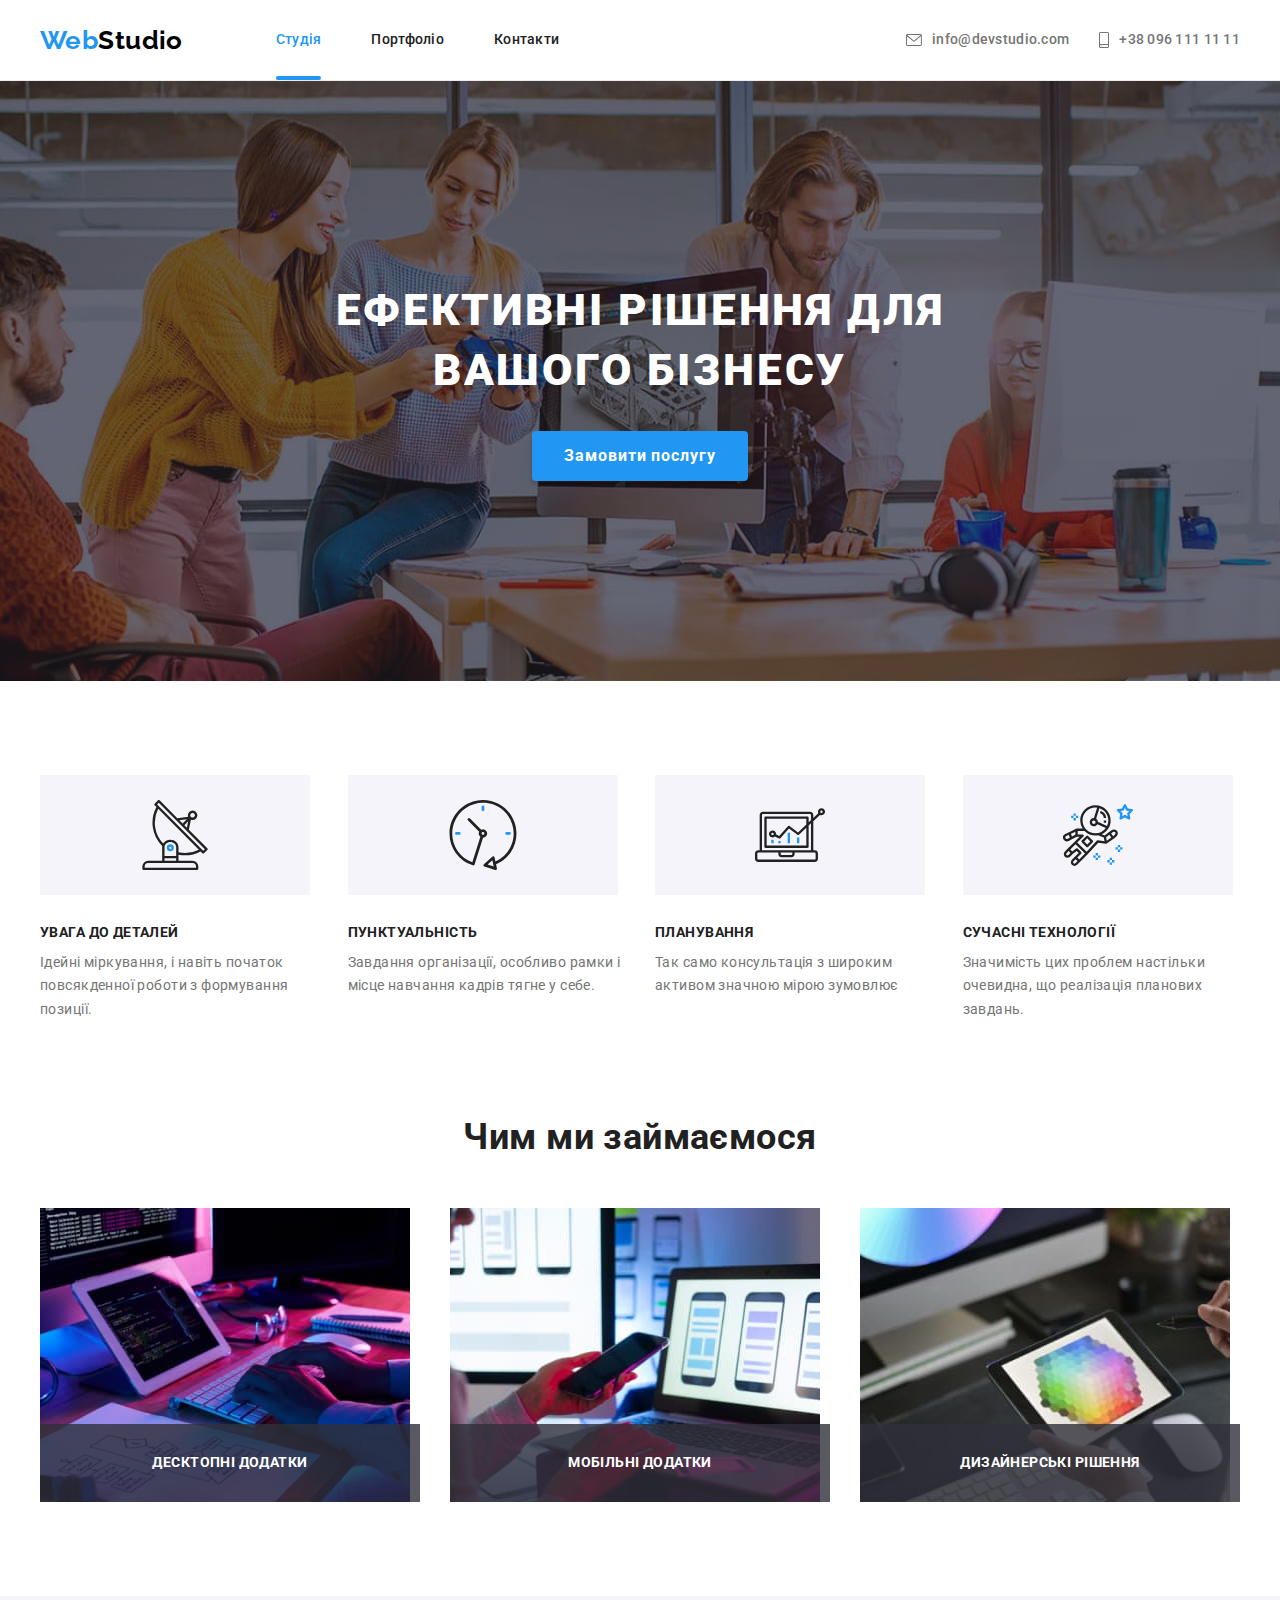
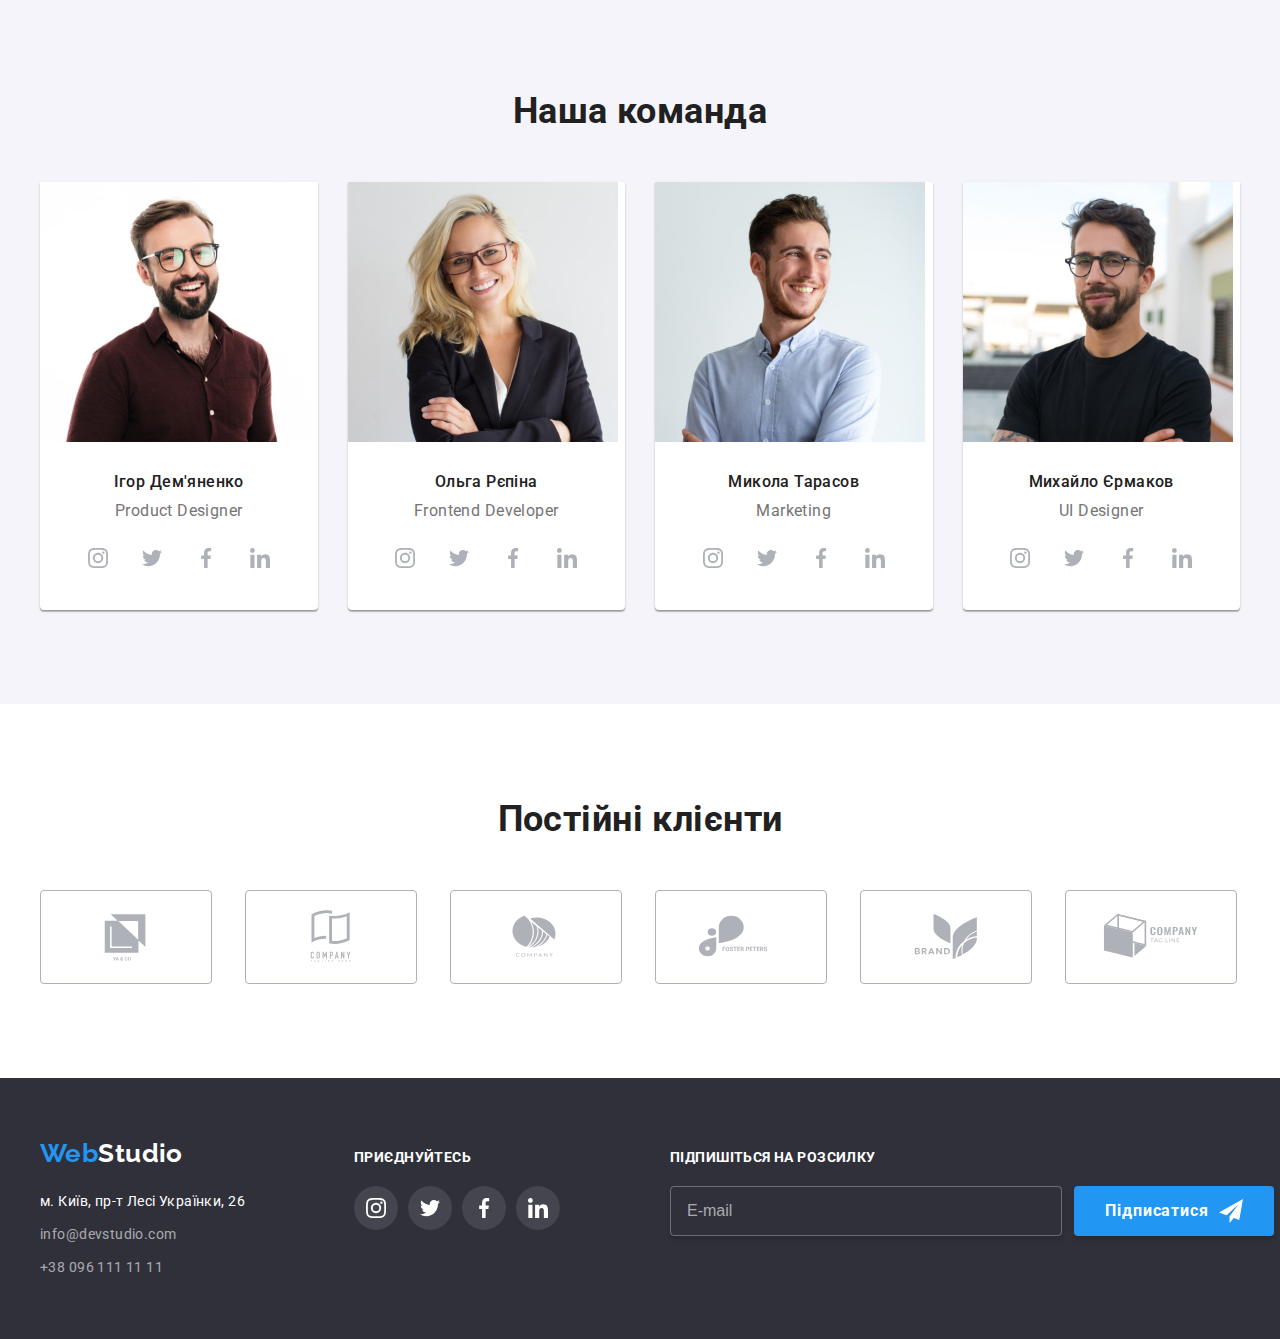
<file: index.html>
<!DOCTYPE html>
<html lang="uk">

<head>
	<meta charset="UTF-8" />
	<meta http-equiv="X-UA-Compatible" content="IE=edge" />
	<meta name="viewport" content="width=device-width, initial-scale=1.0" />
	<title>WebStudio</title>
	<link rel="preconnect" href="https://fonts.googleapis.com" />
	<link rel="preconnect" href="https://fonts.gstatic.com" crossorigin />
	<link href="https://fonts.googleapis.com/css2?family=Raleway:wght@700&family=Roboto:wght@400;500;700;900&display=swap"
		rel="stylesheet" />
	<link rel="stylesheet" href="https://cdnjs.cloudflare.com/ajax/libs/modern-normalize/1.1.0/modern-normalize.min.css"
		integrity="sha512-wpPYUAdjBVSE4KJnH1VR1HeZfpl1ub8YT/NKx4PuQ5NmX2tKuGu6U/JRp5y+Y8XG2tV+wKQpNHVUX03MfMFn9Q=="
		crossorigin="anonymous" referrerpolicy="no-referrer" />
	<link rel="stylesheet" href="./css/styles.css" />
</head>

<body>
	<!-- Header -->
	<header class="page-header">
		<div class="container main-nav">
			<!-- Logo -->
			<a class="logo" href="index.html">Web<span class="logo text">Studio</span></a>
			<!-- Navigation -->
			<nav>
				<ul class="site-nav list">
					<li class="item">
						<a class="link current" href="index.html">Студія</a>
					</li>
					<li class="item">
						<a class="link" href="portfolio.html">Портфоліо</a>
					</li>
					<li class="item"><a class="link" href="#contacts">Контакти</a></li>
				</ul>
			</nav>
			<ul class="contact-list list">
				<li class="item">
					<a class="contact-link link" href="mailto:info@devstudio.com">
						<svg class="mail-icon" width="16" height="12">
							<use href="./images/icons.svg#icon-envelope"></use>
						</svg>
						info@devstudio.com</a>
				</li>
				<li class="item">
					<a class="contact-link link" href="tel:+380961111111">
						<svg class="tel-icon" width="10" height="16">
							<use href="./images/icons.svg#icon-smartphone"></use>
						</svg>+38 096 111 11 11</a>
				</li>
			</ul>
		</div>
	</header>
	<main>
		<!-- Hero -->
		<section class="hero-overlay">
			<div class="container">
				<h1 class="hero-title">
					Ефективні рішення для
					<br />
					вашого бізнесу
				</h1>
				<button type="button" class="order-button" data-modal-open>Замовити послугу</button>
			</div>
		</section>
		<!-- Features -->
		<section class="section no-padding">
			<div class="container">
				<h2 class="visually-hidden">Особливості</h2>
				<ul class="feature-list list">
					<li class="item">
						<div class="feature-thumb">
							<svg width="70" height="70">
								<use href="./images/icons.svg#icon-antenna"></use>
							</svg>
						</div>
						<h3 class="features-title">Увага до деталей</h3>
						<p>Ідейні міркування, і навіть початок повсякденної роботи з формування позиції.</p>
					</li>
					<li class="item">
						<div class="feature-thumb">
							<svg width="70" height="70">
								<use href="./images/icons.svg#icon-clock"></use>
							</svg>
						</div>
						<h3 class="features-title">Пунктуальність</h3>
						<p>Завдання організації, особливо рамки і місце навчання кадрів тягне у себе.</p>
					</li>
					<li class="item">
						<div class="feature-thumb">
							<svg width="70" height="70">
								<use href="./images/icons.svg#icon-diagram"></use>
							</svg>
						</div>
						<h3 class="features-title">Планування</h3>
						<p>Так само консультація з широким активом значною мірою зумовлює</p>
					</li>
					<li class="item">
						<div class="feature-thumb">
							<svg width="70" height="70">
								<use href="./images/icons.svg#icon-astronaut"></use>
							</svg>
						</div>
						<h3 class="features-title">Сучасні технології</h3>
						<p>Значимість цих проблем настільки очевидна, що реалізація планових завдань.</p>
					</li>
				</ul>
			</div>
		</section>
		<!-- Чим ми займаємося -->
		<section class="section">
			<div class="container">
				<h2 class="section-title">Чим ми займаємося</h2>
				<ul class="work-list list">
					<li class="item">
						<img src="./images/creation.jpg" alt="Створюємо сайт" width="370" height="294" />
						<p class="work-text">Десктопні додатки</p>
					</li>
					<li class="item">
						<img src="./images/adaptation.jpg" alt="Адаптація під мобільні пристрої" width="370" height="294" />
						<p class="work-text">Мобільні додатки</p>
					</li>
					<li class="item">
						<img src="./images/design.jpg" alt="Розробляємо унікальний дизайн" width="370" height="294" />
						<p class="work-text">Дизайнерські рішення</p>
					</li>
				</ul>
			</div>
		</section>
		<!-- Team -->
		<section class="team section">
			<div class="container">
				<h2 class="section-title">Наша команда</h2>
				<ul class="team-list list">
					<li class="team-card">
						<img src="./images/designer.jpg" alt="Дизайнер" width="270" height="260" />
						<div class="text">
							<h3 class="teammate">Ігор Дем'яненко</h3>
							<p lang="en">Product Designer</p>
							<ul class="team-social list">
								<li class="item">
									<a class="team-link" href="https://www.instagram.com/" target="_blank"
										rel="noopener noreferrer nofollow" aria-label="Instagram">
										<svg class="team-icon" width="20" height="20">
											<use href="./images/icons.svg#icon-instagram"></use>
										</svg>
									</a>
								</li>
								<li class="item">
									<a class="team-link" href="https://twitter.com/" target="_blank" rel="noopener noreferrer nofollow"
										aria-label="Twitter">
										<svg class="team-icon" width="20" height="20">
											<use href="./images/icons.svg#icon-twitter"></use>
										</svg>
									</a>
								</li>
								<li class="item">
									<a class="team-link" href="https://www.facebook.com/" target="_blank"
										rel="noopener noreferrer nofollow" aria-label="Facebook">
										<svg class="team-icon" width="20" height="20">
											<use href="./images/icons.svg#icon-facebook"></use>
										</svg>
									</a>
								</li>
								<li class="item">
									<a class="team-link" href="https://www.linkedin.com/" target="_blank"
										rel="noopener noreferrer nofollow" aria-label="Linkedin">
										<svg class="team-icon" width="20" height="20">
											<use href="./images/icons.svg#icon-linkedin"></use>
										</svg>
									</a>
								</li>
							</ul>
						</div>
					</li>
					<li class="team-card">
						<img src="./images/developer.jpg" alt="Розробник" width="270" height="260" />
						<div class="text">
							<h3 class="teammate">Ольга Рєпіна</h3>
							<p lang="en">Frontend Developer</p>
							<ul class="team-social list">
								<li class="item">
									<a class="team-link link" href="https://www.instagram.com/" target="_blank"
										rel="noopener noreferrer nofollow" aria-label="Instagram">
										<svg class="team-icon" width="20" height="20">
											<use href="./images/icons.svg#icon-instagram"></use>
										</svg>
									</a>
								</li>
								<li class="item">
									<a class="team-link" href="https://twitter.com/" target="_blank" rel="noopener noreferrer nofollow"
										aria-label="Twitter">
										<svg class="team-icon" width="20" height="20">
											<use href="./images/icons.svg#icon-twitter"></use>
										</svg>
									</a>
								</li>
								<li class="item">
									<a class="team-link" href="https://www.facebook.com/" target="_blank"
										rel="noopener noreferrer nofollow" aria-label="Facebook">
										<svg class="team-icon" width="20" height="20">
											<use href="./images/icons.svg#icon-facebook"></use>
										</svg>
									</a>
								</li>
								<li class="item">
									<a class="team-link" href="https://www.linkedin.com/" target="_blank"
										rel="noopener noreferrer nofollow" aria-label="Linkedin">
										<svg class="team-icon" width="20" height="20">
											<use href="./images/icons.svg#icon-linkedin"></use>
										</svg>
									</a>
								</li>
							</ul>
						</div>
					</li>
					<li class="team-card">
						<img src="./images/marketer.jpg" alt="Маркетолог" width="270" height="260" />
						<div class="text">
							<h3 class="teammate">Микола Тарасов</h3>
							<p lang="en">Marketing</p>
							<ul class="team-social list">
								<li class="item">
									<a class="team-link" href="https://www.instagram.com/" target="_blank"
										rel="noopener noreferrer nofollow" aria-label="Instagram">
										<svg class="team-icon" width="20" height="20">
											<use href="./images/icons.svg#icon-instagram"></use>
										</svg>
									</a>
								</li>
								<li class="item">
									<a class="team-link" href="https://twitter.com/" target="_blank" rel="noopener noreferrer nofollow"
										aria-label="Twitter">
										<svg class="team-icon" width="20" height="20">
											<use href="./images/icons.svg#icon-twitter"></use>
										</svg>
									</a>
								</li>
								<li class="item">
									<a class="team-link" href="https://www.facebook.com/" target="_blank"
										rel="noopener noreferrer nofollow" aria-label="Facebook">
										<svg class="team-icon" width="20" height="20">
											<use href="./images/icons.svg#icon-facebook"></use>
										</svg>
									</a>
								</li>
								<li class="item">
									<a class="team-link" href="https://www.linkedin.com/" target="_blank"
										rel="noopener noreferrer nofollow" aria-label="Linkedin">
										<svg class="team-icon" width="20" height="20">
											<use href="./images/icons.svg#icon-linkedin"></use>
										</svg>
									</a>
								</li>
							</ul>
						</div>
					</li>
					<li class="team-card">
						<img src="./images/uidesigner.jpg" alt="Дизайнер інтерфейсу" width="270" height="260" />
						<div class="text">
							<h3 class="teammate">Михайло Єрмаков</h3>
							<p lang="en">UI Designer</p>
							<ul class="team-social list">
								<li class="item">
									<a class="team-link" href="https://www.instagram.com/" target="_blank"
										rel="noopener noreferrer nofollow" aria-label="Instagram">
										<svg class="team-icon" width="20" height="20">
											<use href="./images/icons.svg#icon-instagram"></use>
										</svg>
									</a>
								</li>
								<li class="item">
									<a class="team-link" href="https://twitter.com/" target="_blank" rel="noopener noreferrer nofollow"
										aria-label="Twitter">
										<svg class="team-icon" width="20" height="20">
											<use href="./images/icons.svg#icon-twitter"></use>
										</svg>
									</a>
								</li>
								<li class="item">
									<a class="team-link" href="https://www.facebook.com/" target="_blank"
										rel="noopener noreferrer nofollow" aria-label="Facebook">
										<svg class="team-icon" width="20" height="20">
											<use href="./images/icons.svg#icon-facebook"></use>
										</svg>
									</a>
								</li>
								<li class="item">
									<a class="team-link" href="https://www.linkedin.com/" target="_blank"
										rel="noopener noreferrer nofollow" aria-label="Linkedin">
										<svg class="team-icon" width="20" height="20">
											<use href="./images/icons.svg#icon-linkedin"></use>
										</svg>
									</a>
								</li>
							</ul>
						</div>
					</li>
				</ul>
			</div>
		</section>
		<!-- Clients -->
		<section class="section">
			<div class="container">
				<h2 class="section-title">Постійні клієнти</h2>
				<ul class="clients-list list">
					<li class="item">
						<a class="clients-link" href="" target="_blank" rel="noopener noreferrer nofollow"
							aria-label="Logo YA and CO">
							<svg class="clients-icon" width="106" height="60">
								<use href="./images/icons.svg#icon-logo-ya"></use>
							</svg>
						</a>
					</li>
					<li class="item">
						<a class="clients-link" href="" target="_blank" rel="noopener noreferrer nofollow"
							aria-label="Company Tagline">
							<svg class="clients-icon" width="106" height="60">
								<use href="./images/icons.svg#icon-logo-tagline"></use>
							</svg>
						</a>
					</li>
					<li class="item">
						<a class="clients-link" href="" target="_blank" rel="noopener noreferrer nofollow"
							aria-label="Company logo">
							<svg class="clients-icon" width="106" height="60">
								<use href="./images/icons.svg#icon-logo-company"></use>
							</svg>
						</a>
					</li>
					<li class="item">
						<a class="clients-link" href="" target="_blank" rel="noopener noreferrer nofollow"
							aria-label="Foster Peters">
							<svg class="clients-icon" width="106" height="60">
								<use href="./images/icons.svg#icon-logo-foster"></use>
							</svg>
						</a>
					</li>
					<li class="item">
						<a class="clients-link" href="" target="_blank" rel="noopener noreferrer nofollow" aria-label="Brand">
							<svg class="clients-icon" width="106" height="60">
								<use href="./images/icons.svg#icon-logo-brand"></use>
							</svg>
						</a>
					</li>
					<li class="item">
						<a class="clients-link" href="" target="_blank" rel="noopener noreferrer nofollow" aria-label="Tag Line">
							<svg class="clients-icon" width="106" height="60">
								<use href="./images/icons.svg#icon-logo-company-tag"></use>
							</svg>
						</a>
					</li>
				</ul>
			</div>
		</section>
	</main>
	<!-- Footer -->
	<footer class="page-footer">
		<div class="footer container">
			<div class="contacts" id="contacts">
				<a class="logo" href="index.html">Web<span class="logo studio">Studio</span></a>
				<address>
					<ul class="address-list list">
						<li class="item">
							<a class="map link" href="https://goo.gl/maps/AMWproxGojN7bkQz8" target="_blank"
								rel="noopener noreferrer nofollow">м. Київ, пр-т Лесі Українки, 26</a>
						</li>
						<li class="item">
							<a class="link" href="mailto:info@devstudio.com">info@devstudio.com</a>
						</li>
						<li class="item">
							<a class="link" href="tel:+380961111111">+38 096 111 11 11</a>
						</li>
					</ul>
				</address>
			</div>
			<div class="follow">
				<p class="follow-text">Приєднуйтесь</p>
				<ul class="follow-list list">
					<li class="item">
						<a class="follow-link" href="https://www.instagram.com/" target="_blank" rel="noopener noreferrer nofollow"
							aria-label="Instagram">
							<svg class="follow-icon" width="20" height="20">
								<use href="./images/icons.svg#icon-instagram"></use>
							</svg>
						</a>
					</li>
					<li class="item">
						<a class="follow-link" href="https://twitter.com/" target="_blank" rel="noopener noreferrer nofollow"
							aria-label="Twitter">
							<svg class="follow-icon" width="20" height="20">
								<use href="./images/icons.svg#icon-twitter"></use>
							</svg>
						</a>
					</li>
					<li class="item">
						<a class="follow-link" href="https://www.facebook.com/" target="_blank" rel="noopener noreferrer nofollow"
							aria-label="Facebook">
							<svg class="follow-icon" width="20" height="20">
								<use href="./images/icons.svg#icon-facebook"></use>
							</svg>
						</a>
					</li>
					<li class="item">
						<a class="follow-link" href="https://www.linkedin.com/" target="_blank" rel="noopener noreferrer nofollow"
							aria-label="Linkedin">
							<svg class="follow-icon" width="20" height="20">
								<use href="./images/icons.svg#icon-linkedin"></use>
							</svg>
						</a>
					</li>
				</ul>
			</div>
			<div class="footer-form">
				<form class="follow-form">
					<label class="follow-text">
						Підпишіться на розсилку
						<input type="email" name="email" placeholder="E-mail" class="form-input">
					</label>
					<button type="submit" class="footer-button">Підписатися
						<svg class="icon-email">
							<use href="./images/icons.svg#icon-plane"></use>
						</svg></button>
				</form>
			</div>
		</div>
	</footer>
	<!-- Modal -->
	<div class="backdrop is-hidden" data-modal>
		<div class="modal">
			<button type="button" class="close-button" data-modal-close>
				<svg class="modal-close">
					<use href="./images/icons.svg#icon-modal-close"></use>
				</svg>
			</button>
			<form autocomplete="on" class="order-form">
				<b class="form-title">Залиште свої дані, ми вам передзвонимо</b>
				<label class="form-field form-label">Ім'я
					<input type="text" name="name" class="form-input">
					<svg class="form-icon">
						<use href="./images/icons.svg#icon-modal-person"></use>
					</svg>
				</label>
				<label class="form-field form-label">Телефон
					<input type="tel" name="tel" class="form-input">
					<svg class="form-icon">
						<use href="./images/icons.svg#icon-modal-phone"></use>
					</svg>
				</label>
				<label class="form-field form-label">Пошта
					<input type="email" name="mail" class="form-input">
					<svg class="form-icon">
						<use href="./images/icons.svg#icon-modal-email"></use>
					</svg>
				</label>
				<label class="form-field form-label">Коментар
					<textarea name="comment" autocomplete="off" placeholder="Введіть текст" class="form-textarea"></textarea>
				</label>
				<label class="mailing">Погоджуюся з розсилкою та приймаю <a href="" class="form-policy">Умови договору</a>
					<input type="checkbox" name="policy" class="checkbox">
					<span class="icon">
						<svg class="checkbox-icon">
							<use href="./images/icons.svg#icon-check"></use>
						</svg>
					</span>
				</label>
				<button type="submit" class="form-button">Відправити</button>
			</form>
		</div>
	</div>
	<script src="./js/modal.js"></script>
</body>

</html>
</file>
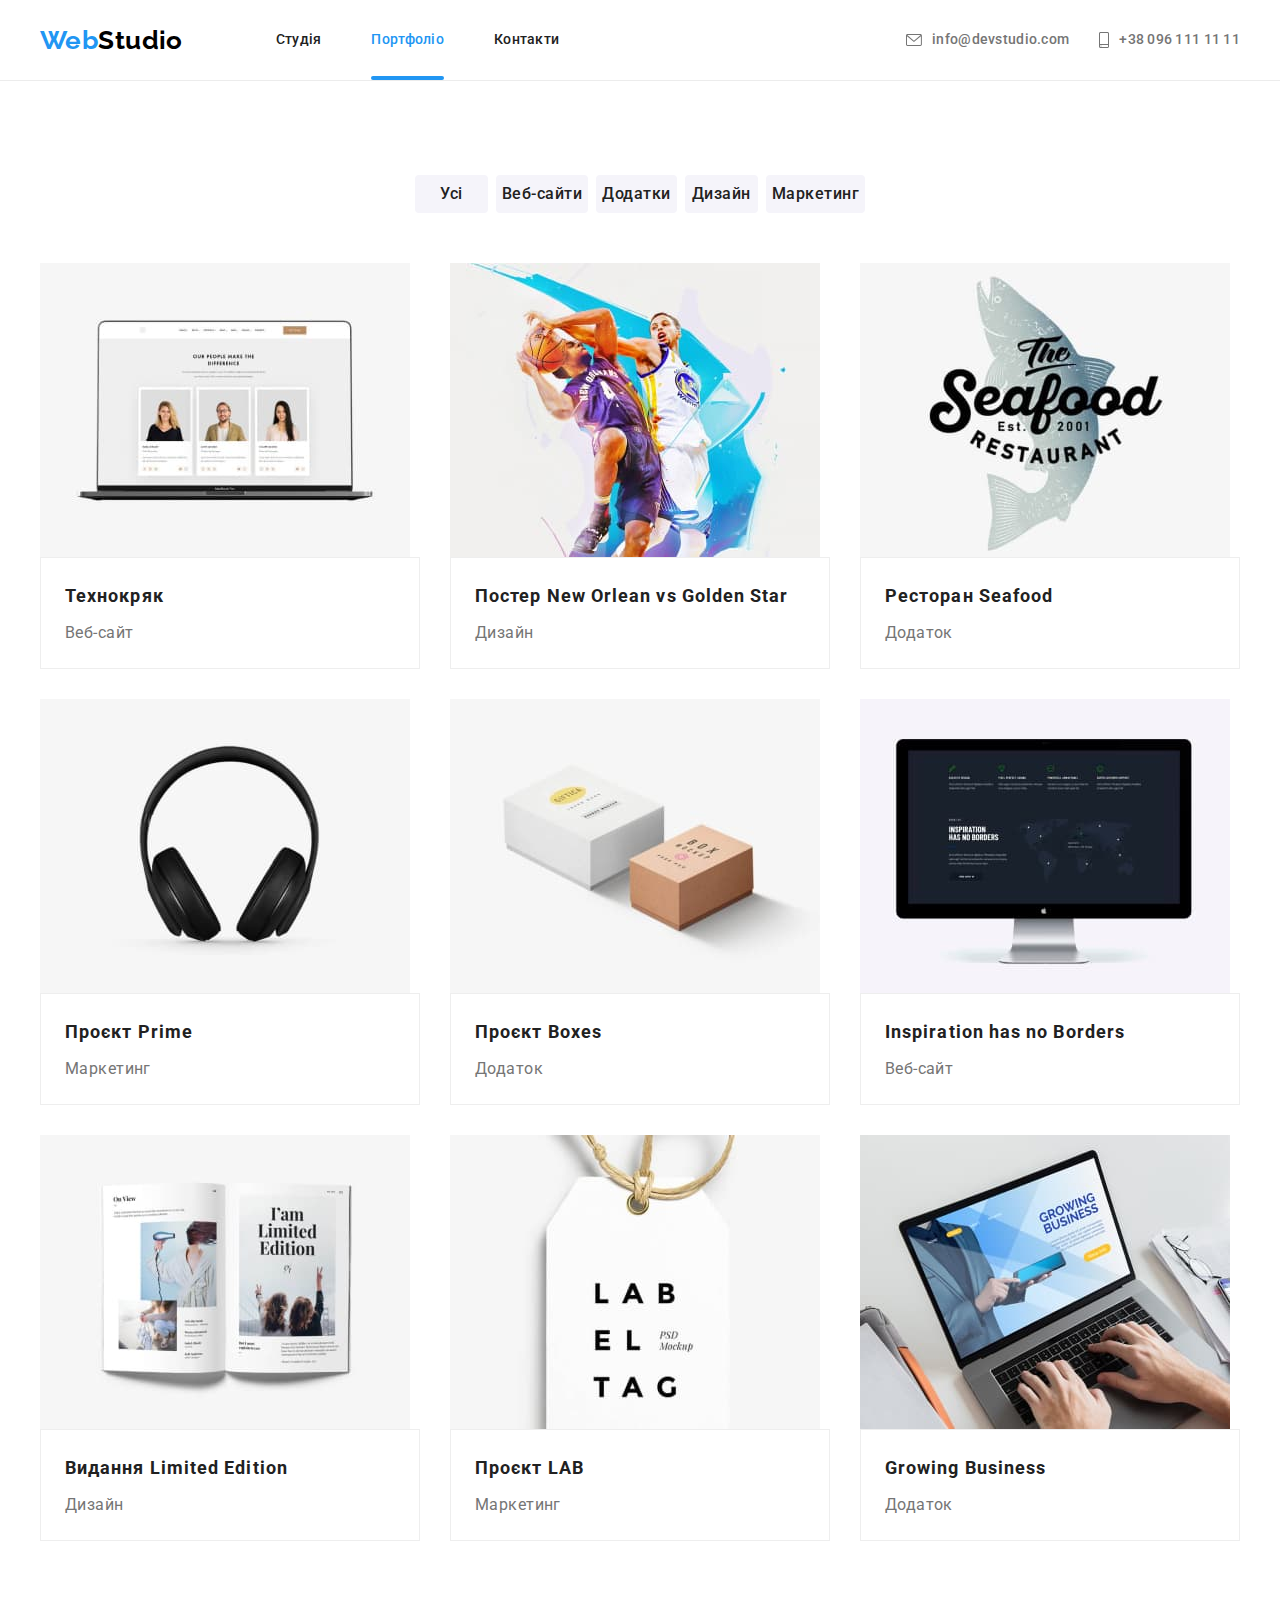
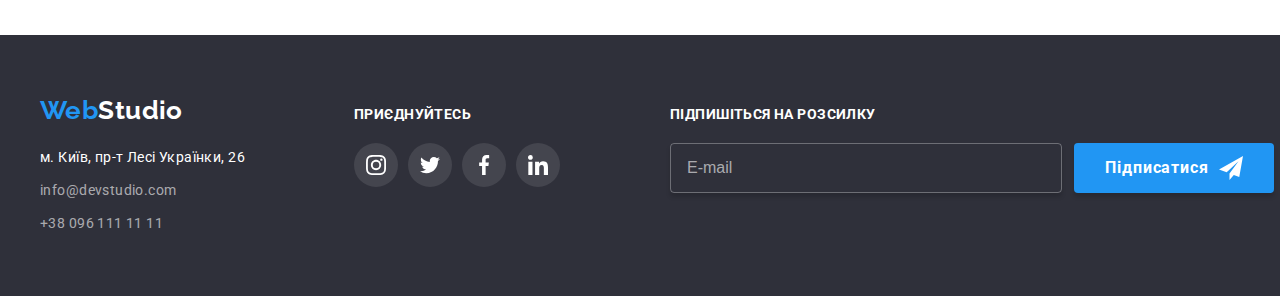
<file: portfolio.html>
<!DOCTYPE html>
<html lang="uk">

<head>
	<meta charset="UTF-8" />
	<meta http-equiv="X-UA-Compatible" content="IE=edge" />
	<meta name="viewport" content="width=device-width, initial-scale=1.0" />
	<title>WebStudio</title>
	<link rel="preconnect" href="https://fonts.googleapis.com" />
	<link rel="preconnect" href="https://fonts.gstatic.com" crossorigin />
	<link href="https://fonts.googleapis.com/css2?family=Raleway:wght@700&family=Roboto:wght@400;500;700;900&display=swap"
		rel="stylesheet" />
	<link rel="stylesheet" href="https://cdnjs.cloudflare.com/ajax/libs/modern-normalize/1.1.0/modern-normalize.min.css"
		integrity="sha512-wpPYUAdjBVSE4KJnH1VR1HeZfpl1ub8YT/NKx4PuQ5NmX2tKuGu6U/JRp5y+Y8XG2tV+wKQpNHVUX03MfMFn9Q=="
		crossorigin="anonymous" referrerpolicy="no-referrer" />
	<link rel="stylesheet" href="./css/styles.css" />
</head>

<body>
	<!-- Header -->
	<header class="page-header">
		<!-- Logo -->
		<div class="container main-nav">
			<a class="logo" href="index.html">Web<span class="logo text">Studio</span></a>
			<!-- Navigation -->
			<nav>
				<ul class="site-nav list">
					<li class="item">
						<a class="link" href="index.html">Студія</a>
					</li>
					<li class="item">
						<a class="link current" href="portfolio.html">Портфоліо</a>
					</li>
					<li class="item"><a class="link" href="#contacts">Контакти</a></li>
				</ul>
			</nav>
			<ul class="contact-list list">
				<li class="item">
					<a class="contact-link link" href="mailto:info@devstudio.com">
						<svg class="mail-icon" width="16" height="12">
							<use href="./images/icons.svg#icon-envelope"></use>
						</svg>
						info@devstudio.com</a>
				</li>
				<li class="item">
					<a class="contact-link link" href="tel:+380961111111">
						<svg class="tel-icon" width="10" height="16">
							<use href="./images/icons.svg#icon-smartphone"></use>
						</svg>+38 096 111 11 11</a>
				</li>
			</ul>
		</div>
	</header>
	<main>
		<!-- Portfolio -->
		<section class="section">
			<div class="container">
				<h1 class="visually-hidden">Портфоліо</h1>
				<ul class="filter-list list">
					<li class="item">
						<button type="button" class="portfolio-button">Усі</button>
					</li>
					<li class="item">
						<button type="button" class="portfolio-button">Веб-сайти</button>
					</li>
					<li class="item">
						<button type="button" class="portfolio-button">Додатки</button>
					</li>
					<li class="item">
						<button type="button" class="portfolio-button">Дизайн</button>
					</li>
					<li class="item">
						<button type="button" class="portfolio-button">Маркетинг</button>
					</li>
				</ul>
				<ul class="projects list">
					<li class="project-card">
						<a href="" class="project-link link">
							<article>
								<div class="project-thumb">
									<img src="./images/technocrack.jpg" alt="Веб-сайт Технокряк" width="370" height="294" />
									<p class="project-description">
										Ресурс пропонує комплексні пропозиції з різним рівнем функціоналу та сервісів. Все це дозволить
										відвідувачу отримати
										вичерпні відомості про компанію чи приватну особу.
									</p>
								</div>
								<div class="project-content">
									<h2 class="project-sample">Технокряк</h2>
									<p class="project-text">Веб-сайт</p>
								</div>
							</article>
						</a>
					</li>
					<li class="project-card">
						<a href="" class="project-link link">
							<article>
								<div class="project-thumb">
									<img src="./images/poster.jpg" alt="Дизайн постера" width="370" height="294" />
									<p class="project-description">
										Ресурс пропонує комплексні пропозиції з різним рівнем функціоналу та сервісів. Все це дозволить
										відвідувачу отримати
										вичерпні відомості про компанію чи приватну особу.
									</p>
								</div>
								<div class="project-content">
									<h2 class="project-sample">Постер New Orlean vs Golden Star</h2>
									<p class="project-text">Дизайн</p>
								</div>
							</article>
						</a>
					</li>
					<li class="project-card">
						<a href="" class="project-link link">
							<article>
								<div class="project-thumb">
									<img src="./images/restaurant.jpg" alt="Додаток для рибного ресторана" width="370" height="294" />
									<p class="project-description">
										Ресурс пропонує комплексні пропозиції з різним рівнем функціоналу та сервісів. Все це дозволить
										відвідувачу отримати
										вичерпні відомості про компанію чи приватну особу.
									</p>
								</div>
								<div class="project-content">
									<h2 class="project-sample">Ресторан Seafood</h2>
									<p class="project-text">Додаток</p>
								</div>
							</article>
						</a>
					</li>
					<li class="project-card">
						<a href="" class="project-link link">
							<article>
								<div class="project-thumb">
									<img src="./images/prime.jpg" alt="Маркетинг проєкту Prime" width="370" height="294" />
									<p class="project-description">
										Ресурс пропонує комплексні пропозиції з різним рівнем функціоналу та сервісів. Все це дозволить
										відвідувачу отримати
										вичерпні відомості про компанію чи приватну особу.
									</p>
								</div>
								<div class="project-content">
									<h2 class="project-sample">Проєкт Prime</h2>
									<p class="project-text">Маркетинг</p>
								</div>
							</article>
						</a>
					</li>
					<li class="project-card">
						<a href="" class="project-link link">
							<article>
								<div class="project-thumb">
									<img src="./images/boxes.jpg" alt="Додаток для проєкту" width="370" height="294" />
									<p class="project-description">
										Ресурс пропонує комплексні пропозиції з різним рівнем функціоналу та сервісів. Все це дозволить
										відвідувачу отримати
										вичерпні відомості про компанію чи приватну особу.
									</p>
								</div>
								<div class="project-content">
									<h2 class="project-sample">Проєкт Boxes</h2>
									<p class="project-text">Додаток</p>
								</div>
							</article>
						</a>
					</li>
					<li class="project-card">
						<a href="" class="project-link link">
							<article>
								<div class="project-thumb">
									<img src="./images/inspiration.jpg" alt="Веб-сайт Inspiration has no Borders" width="370"
										height="294" />
									<p class="project-description">
										Ресурс пропонує комплексні пропозиції з різним рівнем функціоналу та сервісів. Все це дозволить
										відвідувачу отримати
										вичерпні відомості про компанію чи приватну особу.
									</p>
								</div>
								<div class="project-content">
									<h2 lang="en" class="project-sample">Inspiration has no Borders</h2>
									<p class="project-text">Веб-сайт</p>
								</div>
							</article>
						</a>
					</li>
					<li class="project-card">
						<a href="" class="project-link link">
							<article>
								<div class="project-thumb">
									<img src="./images/edition.jpg" alt="Дизайн видання" width="370" height="294" />
									<p class="project-description">Ресурс пропонує комплексні пропозиції з різним рівнем функціоналу та
										сервісів. Все це дозволить відвідувачу отримати
										вичерпні відомості про компанію чи приватну особу.</p>
								</div>
								<div class="project-content">
									<h2 class="project-sample">Видання Limited Edition</h2>
									<p class="project-text">Дизайн</p>
								</div>
							</article>
						</a>
					</li>
					<li class="project-card">
						<a href="" class="project-link link">
							<article>
								<div class="project-thumb">
									<img src="./images/lab.jpg" alt="Маркетинг проєкту LAB" width="370" height="294" />
									<p class="project-description">
										Ресурс пропонує комплексні пропозиції з різним рівнем функціоналу та сервісів. Все це дозволить
										відвідувачу отримати
										вичерпні відомості про компанію чи приватну особу.
									</p>
								</div>
								<div class="project-content">
									<h2 class="project-sample">Проєкт LAB</h2>
									<p class="project-text">Маркетинг</p>
								</div>
							</article>
						</a>
					</li>
					<li class="project-card">
						<a href="" class="project-link link">
							<article>
								<div class="project-thumb">
									<img src="./images/business.jpg" alt="Додаток Growing Business" width="370" height="294" />
									<p class="project-description">
										Ресурс пропонує комплексні пропозиції з різним рівнем функціоналу та сервісів. Все це дозволить
										відвідувачу отримати
										вичерпні відомості про компанію чи приватну особу.
									</p>
								</div>
								<div class="project-content">
									<h2 lang="en" class="project-sample">Growing Business</h2>
									<p class="project-text">Додаток</p>
								</div>
							</article>
						</a>
					</li>
				</ul>
			</div>
		</section>
	</main>
	<!-- Footer -->
	<footer class="page-footer">
		<div class="footer container">
			<div class="contacts" id="contacts">
				<a class="logo" href="index.html">Web<span class="logo studio">Studio</span></a>
				<address>
					<ul class="address-list list">
						<li class="item">
							<a class="map link" href="https://goo.gl/maps/AMWproxGojN7bkQz8" target="_blank"
								rel="noopener noreferrer nofollow">м. Київ, пр-т Лесі Українки, 26</a>
						</li>
						<li class="item">
							<a class="link" href="mailto:info@devstudio.com">info@devstudio.com</a>
						</li>
						<li class="item">
							<a class="link" href="tel:+380961111111">+38 096 111 11 11</a>
						</li>
					</ul>
				</address>
			</div>
			<div class="follow">
				<p class="follow-text">Приєднуйтесь</p>
				<ul class="follow-list list">
					<li class="item">
						<a class="follow-link" href="https://www.instagram.com/" target="_blank" rel="noopener noreferrer nofollow"
							aria-label="Instagram">
							<svg class="follow-icon" width="20" height="20">
								<use href="./images/icons.svg#icon-instagram"></use>
							</svg>
						</a>
					</li>
					<li class="item">
						<a class="follow-link" href="https://twitter.com/" target="_blank" rel="noopener noreferrer nofollow"
							aria-label="Twitter">
							<svg class="follow-icon" width="20" height="20">
								<use href="./images/icons.svg#icon-twitter"></use>
							</svg>
						</a>
					</li>
					<li class="item">
						<a class="follow-link" href="https://www.facebook.com/" target="_blank" rel="noopener noreferrer nofollow"
							aria-label="Facebook">
							<svg class="follow-icon" width="20" height="20">
								<use href="./images/icons.svg#icon-facebook"></use>
							</svg>
						</a>
					</li>
					<li class="item">
						<a class="follow-link" href="https://www.linkedin.com/" target="_blank" rel="noopener noreferrer nofollow"
							aria-label="Linkedin">
							<svg class="follow-icon" width="20" height="20">
								<use href="./images/icons.svg#icon-linkedin"></use>
							</svg>
						</a>
					</li>
				</ul>
			</div>
			<div class="footer-form">
				<form class="follow-form">
					<label class="follow-text">
						Підпишіться на розсилку
						<input type="email" name="email" placeholder="E-mail" class="form-input">
					</label>
					<button type="submit" class="footer-button">Підписатися
						<svg class="icon-email">
							<use href="./images/icons.svg#icon-plane"></use>
						</svg></button>
				</form>
			</div>
		</div>
	</footer>
</body>

</html>
</file>
<file: css/styles.css>
:root {
  --primary-white-color: #ffffff;
  --primary-bg-color: #2f303a;
  --secondary-bg-color: #f5f4fa;
  --hero-bg-color: #c4c4c4;
  --hero-gradient: rgba(47, 48, 58, 0.4);
  --primary-black-color: #000000;
  --primary-text-color: #757575;
  --secondary-text-color: #212121;
  --primary-accent-color: #2196f3;
  --footer-contacts-color: rgba(255, 255, 255, 0.6);
  --header-border-color: #ececec;
  --projects-thumb-text: rgba(255, 255, 255, 1);
  --projects-thumb-bg: rgba(33, 150, 243, 0.9);
  --project-border-color: #eeeeee;
  --button-order-active: #188ce8;
  --work-text-bg: rgba(47, 48, 58, 0.8);
  --primary-icons-color: #afb1b8;
  --button-shadow-color: rgba(0, 0, 0, 0.15);
  --follow-link-bg: rgba(255, 255, 255, 0.1);
  --form-title-color: rgba(33, 33, 33, 1);
  --placeholder-text-color: rgba(117, 117, 117, 0.5);
  --teamcard-box-shadow: 0px 1px 3px rgba(0, 0, 0, 0.12), 0px 1px 1px rgba(0, 0, 0, 0.14),
    0px 2px 1px rgba(0, 0, 0, 0.2);
  --filter-button-shadow: 0px 3px 1px rgba(0, 0, 0, 0.1), 0px 1px 2px rgba(0, 0, 0, 0.08),
    0px 2px 2px rgba(0, 0, 0, 0.12);
  --projects-hover-shadow: 0px 1px 1px rgba(0, 0, 0, 0.12), 0px 4px 4px rgba(0, 0, 0, 0.06),
    1px 4px 6px rgba(0, 0, 0, 0.16);
  --primary-gap-size: 30px;
  --modal-button-border: rgba(0, 0, 0, 0.1);
  --form-input-border: rgba(33, 33, 33, 0.2);
  --footer-form-border: rgba(255, 255, 255, 0.3);
  --modal-window-shadow: 0px 1px 3px rgba(0, 0, 0, 0.12), 0px 1px 1px rgba(0, 0, 0, 0.14),
    0px 2px 1px rgba(0, 0, 0, 0.2);
  --backdrop-bg-color: rgba(0, 0, 0, 0.2);
  --timing-function: cubic-bezier(0.4, 0, 0.2, 1);
}
html {
  box-sizing: border-box;
}
*::before,
::after {
  box-sizing: inherit;
}
body {
  margin: 0;

  font-family: "Roboto", sans-serif;
  font-weight: 400;
  font-size: 14px;
  line-height: 1.7;
  letter-spacing: 0.03em;
  color: var(--primary-text-color);
  background-color: var(--primary-white-color);
}
/* reset styles */
.list {
  list-style: none;
  padding-left: 0;
  margin: 0 auto;
}
.link {
  text-decoration: none;
  font-style: normal;
  color: currentColor;
}
h1,
h2,
h3,
p {
  margin: 0 auto;
}
img,
svg {
  display: block;
  max-width: 100%;
}
/* Global styles */
.container {
  width: 1200px;
  padding-left: 15px;
  padding-right: 15px;
  margin: 0 auto;
}
.section {
  padding-top: 94px;
  padding-bottom: 94px;
}
.section.no-padding {
  padding-bottom: 0;
}
/* title */
.section-title {
  margin-bottom: 50px;
  text-align: center;

  font-weight: 700;
  font-size: 36px;
  line-height: 1.17;
  color: var(--secondary-text-color);
}
.visually-hidden {
  position: absolute;
  white-space: nowrap;
  width: 1px;
  height: 1px;
  overflow: hidden;
  border: 0;
  padding: 0;
  clip: rect(0 0 0 0);
  clip-path: inset(50%);
  margin: -1px;
}
/* header */
.page-header {
  margin-bottom: 0;
  border-bottom: 1px solid var(--header-border-color);
}
.main-nav {
  display: flex;
  align-items: center;
  justify-content: space-between;
}
/* logo */
.logo {
  font-family: "Raleway", sans-serif;
  font-weight: 700;
  font-size: 26px;
  line-height: 1.19;
  color: var(--primary-accent-color);
  text-decoration: none;
}
.logo.text {
  color: var(--primary-black-color);
}
/* Navigation */
.site-nav {
  display: flex;
  margin-left: 93px;
  gap: 50px;
}
.site-nav .link {
  position: relative;

  display: flex;
  align-items: center;
  padding-top: 32px;
  padding-bottom: 32px;

  font-weight: 500;
  font-size: 14px;
  line-height: 1.14;
  letter-spacing: 0.02em;
  color: var(--secondary-text-color);

  transition: color 250ms var(--timing-function);
}
.site-nav .link:hover,
.site-nav .link:focus {
  color: var(--primary-accent-color);
}
.link.current {
  color: var(--primary-accent-color);
}
.link.current::after {
  position: absolute;
  bottom: 0;

  content: "";
  width: 100%;
  height: 4px;
  display: inline-block;

  background-color: var(--primary-accent-color);
  border-radius: 2px;
}
/* Contacts list */
.contact-list {
  display: flex;
  margin-right: 0;
  margin-left: auto;
  gap: var(--primary-gap-size);

  align-items: center;
}
.contact-link {
  display: flex;
  padding-top: 32px;
  padding-bottom: 32px;

  font-weight: 500;
  font-size: 14px;
  line-height: 1.14;
  letter-spacing: 0.02em;
  color: var(--primary-text-color);
  align-items: center;

  transition: color 250ms var(--timing-function);
}
.contact-link:hover,
.contact-link:focus {
  color: var(--primary-accent-color);
}
.mail-icon {
  margin-right: 10px;
  width: 16px;
  height: 12px;

  fill: currentColor;
}
.tel-icon {
  margin-right: 10px;
  width: 10px;
  height: 16px;

  fill: currentColor;
}
/* Hero */
.hero-overlay {
  max-width: 1600px;
  padding-top: 200px;
  padding-bottom: 200px;
  margin-left: auto;
  margin-right: auto;

  text-align: center;
  background-color: var(--hero-bg-color);
  background-image: linear-gradient(var(--hero-gradient), var(--hero-gradient)), url(../images/webstudio-hero-bg.jpg);
  background-size: cover;
  background-position: center;
}
.hero-title {
  margin-bottom: 30px;

  font-weight: 900;
  font-size: 44px;
  line-height: 1.36;
  letter-spacing: 0.06em;
  color: var(--primary-white-color);
  text-transform: uppercase;
}
/* Order button */
.order-button {
  padding: 10px 32px;
  min-width: 216px;

  font-family: "Roboto";
  font-style: inherit;
  font-weight: 700;
  font-size: 16px;
  line-height: 1.87;
  letter-spacing: 0.06em;
  background-color: var(--primary-accent-color);
  color: var(--primary-white-color);
  box-shadow: 0px 4px 4px var(--button-shadow-color);
  border-radius: 4px;
  cursor: pointer;
  border: none;

  transition: background-color 250ms var(--timing-function);
}
.order-button:hover,
.order-button:focus,
.order-button:active {
  background-color: var(--button-order-active);
}
/* Features */
.features-title {
  margin-bottom: 10px;

  font-weight: 700;
  font-size: 14px;
  line-height: 1.14;
  color: var(--secondary-text-color);
  text-transform: uppercase;
}
.feature-list {
  display: flex;
  margin-left: calc(-1 * var(--primary-gap-size));
}
.feature-list > .item {
  flex-basis: calc(100% / 4 - var(--primary-gap-size));
  margin-left: var(--primary-gap-size);
}
.feature-thumb {
  margin-bottom: var(--primary-gap-size);
  width: 270px;
  height: 120px;
  display: flex;
  align-items: center;
  justify-content: center;

  background-color: var(--secondary-bg-color);
}
/* Work */
.work-list {
  display: flex;
  margin-left: calc(-1 * var(--primary-gap-size));
}
.work-list > .item {
  position: relative;

  flex-basis: calc(100% / 3 - var(--primary-gap-size));
  margin-left: var(--primary-gap-size);
}
.work-text {
  position: absolute;
  bottom: 0;
  left: 0;
  width: 100%;
  padding-top: 27px;
  padding-bottom: 27px;

  font-weight: 700;
  text-align: center;
  text-transform: uppercase;
  color: var(--primary-white-color);
  background-color: var(--work-text-bg);
}
/* Team */
.team {
  background-color: var(--secondary-bg-color);
}
.team-list {
  display: flex;
  margin-left: calc(-1 * var(--primary-gap-size));
}
.team-card {
  flex-basis: calc(100% / 4 - var(--primary-gap-size));
  margin-left: var(--primary-gap-size);

  font-size: 16px;
  line-height: 1.19;
  background-color: var(--primary-white-color);

  text-align: center;
  border-radius: 0px 0px 4px 4px;
  box-shadow: var(--teamcard-box-shadow);
}
.team-card .text {
  padding: 30px 32px;
}
.teammate {
  margin-bottom: 10px;

  font-weight: 500;
  font-size: 16px;
  color: var(--secondary-text-color);
}
.team-social {
  display: flex;
  margin-top: 16px;
  justify-content: center;
  align-items: center;
  gap: 10px;
}
.team-link {
  display: flex;
  width: 44px;
  height: 44px;
  align-items: center;
  justify-content: center;

  border-radius: 50%;
  color: var(--primary-icons-color);
  transition: color 250ms var(--timing-function), background-color 250ms var(--timing-function);
}
.team-link:hover,
.team-link:focus {
  color: var(--primary-white-color);
  background-color: var(--primary-accent-color);
}
.team-icon {
  fill: currentColor;
}
/* Clients */
.clients-list {
  display: flex;
  margin-left: calc(-1 * var(--primary-gap-size));
}
.clients-list .item {
  flex-basis: calc(100% / 6 - var(--primary-gap-size));
  margin-left: var(--primary-gap-size);
}
.clients-link {
  display: flex;
  width: 170px;
  height: 92px;
  justify-content: center;
  align-items: center;

  color: var(--primary-icons-color);
  border: 1px solid var(--primary-icons-color);
  border-radius: 4px;

  transition: color 250ms var(--timing-function), border-color 250ms var(--timing-function);
}
.clients-link:hover,
.clients-link:focus {
  color: var(--primary-accent-color);
  border-color: var(--primary-accent-color);
}
.clients-icon {
  fill: currentColor;
}
/* Footer */
.page-footer {
  padding-bottom: 60px;
  padding-top: 60px;

  background-color: var(--primary-bg-color);
}
.contacts {
  max-width: 231px;
  margin-right: 70px;
}
.footer.container {
  display: flex;
  align-items: baseline;
  justify-content: space-between;
}
/* logo */
.logo.studio {
  color: var(--primary-white-color);
}
.page-footer .link {
  color: var(--footer-contacts-color);

  transition: color 250ms var(--timing-function);
}
.link.map {
  color: var(--primary-white-color);
}
.page-footer .link:hover,
.page-footer .link:focus {
  color: var(--primary-accent-color);
}
.address-list {
  margin-top: 20px;
  padding-right: 22px;
}
.address-list .item + .item {
  margin-top: 9px;
}
.follow-text {
  margin-bottom: 20px;

  font-weight: 700;
  font-size: 14px;
  line-height: 1.14;
  letter-spacing: 0.03em;
  text-transform: uppercase;
  color: var(--primary-white-color);
}
.follow-list {
  display: flex;
  align-items: center;
  justify-content: center;
  margin-right: auto;
  gap: 10px;
}
.follow-list .item {
  flex-basis: calc(100% / 4 - 10px);
}
.follow-link {
  display: flex;
  width: 44px;
  height: 44px;
  align-items: center;
  justify-content: center;

  border-radius: 50%;
  color: var(--primary-white-color);
  background-color: var(--follow-link-bg);

  transition: background-color 250ms var(--timing-function);
}
.follow-link:hover,
.follow-link:focus {
  background-color: var(--primary-accent-color);
}
.follow-icon {
  fill: currentColor;
}
.follow {
  margin-right: 93px;
}
.footer-form {
  display: flex;
  margin-left: 0;
}
.follow-form {
  display: flex;
  align-items: flex-end;
  max-width: 570px;
}
.follow-form .follow-text {
  margin-bottom: 0;
}
.follow-form .form-input {
  padding: 14px 16px;
  margin-top: 20px;
  margin-right: 12px;
  width: 358px;

  font-weight: 400;
  font-size: 16px;
  line-height: 1.25;
  background-color: inherit;
  color: var(--footer-contacts-color);
  border: 1px solid var(--footer-form-border);
  box-shadow: 0px 4px 4px var(--button-shadow-color);
  border-radius: 4px;
  transition: border-color 250ms var(--timing-function);
}
.follow-form .form-input::placeholder {
  color: var(--footer-contacts-color);
}
.follow-form .form-input:hover,
.follow-form .form-input:focus,
.follow-form .form-input:active {
  border-color: var(--primary-accent-color);
  outline-color: var(--primary-accent-color);
}
.footer-button {
  display: flex;
  align-items: center;
  justify-content: center;
  padding: 10px 28px;
  min-width: 200px;

  font-family: "Roboto", sans-serif;
  font-style: inherit;
  font-weight: 700;
  font-size: 16px;
  line-height: 1.87;
  letter-spacing: 0.06em;
  color: var(--primary-white-color);
  background-color: var(--primary-accent-color);
  box-shadow: 0px 4px 4px var(--button-shadow-color);
  border-radius: 4px;
  border: none;
  cursor: pointer;

  transition: background-color 250ms var(--timing-function);
}
.footer-button:hover,
.footer-button:focus,
.footer-button:active {
  background-color: var(--button-order-active);
}
.icon-email {
  width: 24px;
  height: 24px;
  margin-left: 10px;

  fill: currentColor;
}
/* Modal */
.backdrop {
  position: fixed;
  top: 0;
  left: 0;

  width: 100%;
  height: 100%;

  background-color: var(--backdrop-bg-color);

  opacity: 1;
  visibility: visible;
  transition: opacity 250ms var(--timing-function), visability 250ms var(--timing-function) 250ms;
}
.backdrop.is-hidden {
  opacity: 0;
  pointer-events: none;
  visibility: hidden;
}
.backdrop.is-hidden .modal {
  position: absolute;
  transform: translate(-50%, -50%) scale(0.8);
}
.modal {
  position: absolute;
  top: 50%;
  left: 50%;
  transform: translate(-50%, -50%) scale(1);
  overflow: hidden;

  max-width: 528px;
  min-height: 581px;

  background-color: var(--primary-white-color);
  box-shadow: var(--modal-window-shadow);
  border-radius: 4px;
  transition: transform 250ms var(--timing-function);
}
.close-button {
  position: absolute;
  top: 8px;
  right: 8px;

  width: 30px;
  height: 30px;

  color: var(--primary-black-color);
  background-color: var(--primary-white-color);
  border: 1px solid var(--modal-button-border);
  text-align: center;
  border-radius: 50%;
  cursor: pointer;
  transition: color 250ms var(--timing-function);
}
.close-button:hover,
.close-button:focus {
  color: var(--primary-accent-color);
}
.modal-close {
  width: 18px;
  height: 18px;

  fill: currentColor;
}
.order-form {
  width: 100%;
  padding: 40px;

  text-align: center;
}
.form-title {
  display: inline-block;
  margin-bottom: 12px;

  font-weight: 700;
  font-size: 20px;
  line-height: 1.15;
  color: var(--form-title-color);
}
.form-field {
  position: relative;

  margin-bottom: 10px;
  display: flex;
  flex-direction: column;
  text-align: left;
}
.form-field .form-label {
  margin-bottom: 4px;

  font-size: 12px;
  line-height: 1.17;
  letter-spacing: 0.01em;
}
.form-field .form-input {
  padding-top: 11px;
  padding-right: 12px;
  padding-left: 42px;
  padding-bottom: 11px;

  border: 1px solid var(--form-input-border);
  border-radius: 4px;
  transition: color 250ms var(--timing-function), border-color 250ms var(--timing-function);
}
.form-field .form-input:hover,
.form-field .form-input:focus,
.form-field .form-input:active {
  color: var(--primary-black-color);
  border-color: var(--primary-accent-color);
  outline-color: var(--primary-accent-color);
}
.form-field .form-textarea {
  height: 120px;
  padding: 12px 16px;

  border: 1px solid var(--form-input-border);
  border-radius: 4px;
  resize: none;
  transition: border-color 250ms var(--timing-function);
}
.form-field .form-textarea:hover,
.form-field .form-textarea:focus,
.form-field .form-textarea:active {
  border-color: var(--primary-accent-color);
  outline-color: var(--primary-accent-color);
}
.form-field .form-textarea::placeholder {
  font-size: 12px;
  line-height: 1.17;
  letter-spacing: 0.01em;
  color: var(--placeholder-text-color);
}
.form-field .form-textarea:focus {
  color: var(--primary-black-color);
}
.form-icon {
  position: absolute;
  top: 50%;
  transform: translateY(15%);
  left: 12px;

  width: 18px;
  height: 18px;

  fill: var(--form-title-color);
}
.form-input:hover + .form-icon,
.form-input:focus + .form-icon,
.form-input:active + .form-icon {
  fill: var(--primary-accent-color);
}
.form-button {
  min-width: 200px;
  padding: 10px 52px;

  font-weight: 700;
  font-size: 16px;
  line-height: 1.87;
  align-items: center;
  letter-spacing: 0.06em;
  color: var(--primary-white-color);
  background-color: var(--primary-accent-color);
  box-shadow: 0px 4px 4px var(--button-shadow-color);
  border-radius: 4px;
  border: none;
  cursor: pointer;
  transition: background-color 250ms var(--timing-function);
}
.form-button:hover,
.form-button:focus,
.form-button:active {
  background-color: var(--button-order-active);
}
.mailing {
  position: relative;

  display: inline-flex;
  align-items: center;
  margin-top: 10px;
  margin-bottom: 30px;
}
.form-policy {
  margin-left: 4px;

  color: var(--primary-accent-color);
}
.checkbox {
  position: absolute;
  white-space: nowrap;
  width: 1px;
  height: 1px;
  overflow: hidden;
  border: 0;
  padding: 0;
  clip: rect(0 0 0 0);
  clip-path: inset(50%);
  margin: -1px;
}
.icon {
  position: absolute;
  display: flex;
  align-items: center;
  height: 15px;
  width: 16px;
  margin-left: -23px;

  background-color: var(--primary-white-color);
  border: 2px solid var(--secondary-text-color);

  transition: background-color 250ms var(--timing-function), border-color 250ms var(--timing-function);
}
.checkbox-icon {
  height: 15px;
  width: 16px;
}
.checkbox:checked ~ .icon {
  background-color: var(--primary-accent-color);
  border: 2px solid var(--primary-accent-color);
}
/* portfolio */
.portfolio-button {
  padding: 6px;
  min-width: 73px;

  font-family: "Roboto";
  font-style: inherit;
  font-weight: 500;
  font-size: 16px;
  line-height: 1.62;
  letter-spacing: 0.03em;
  color: var(--secondary-text-color);
  background-color: var(--secondary-bg-color);

  text-align: center;
  cursor: pointer;
  border-radius: 4px;
  border: none;

  transition: color 250ms var(--timing-function), background-color 250ms var(--timing-function),
    box-shadow 250ms var(--timing-function);
}
.portfolio-button:hover,
.portfolio-button:focus,
.portfolio-button:active {
  color: var(--primary-white-color);
  background-color: var(--primary-accent-color);
  box-shadow: var(--filter-button-shadow);
}
/* Filter */
.filter-list {
  display: flex;
  justify-content: center;
  margin-bottom: 50px;
  gap: 8px;
}
/* Projects */
.projects {
  display: flex;
  flex-wrap: wrap;
  margin-left: calc(-1 * var(--primary-gap-size));
  margin-top: calc(-1 * var(--primary-gap-size));
}
.project-card {
  flex-basis: calc(100% / 3 - var(--primary-gap-size));
  margin-left: var(--primary-gap-size);
  margin-top: var(--primary-gap-size);

  transition: box-shadow 250ms var(--timing-function);
}
.project-card:hover {
  box-shadow: var(--projects-hover-shadow);
}
.project-thumb {
  position: relative;
  overflow: hidden;
}
.project-description {
  position: absolute;
  bottom: 0;
  left: 0;
  transform: translateY(100%);
  opacity: 0;

  width: 100%;
  height: 100%;
  padding: 63px 24px;

  font-size: 18px;
  line-height: 1.55;
  color: var(--projects-thumb-text);
  background-color: var(--projects-thumb-bg);

  transition: transform 250ms var(--timing-function);
}
.project-link:hover .project-description,
.project-link:focus .project-description {
  transform: translateY(0%);
  opacity: 1;
}
.project-content {
  padding: 20px 24px;

  border: 1px solid var(--project-border-color);
}
.project-sample {
  margin-bottom: 4px;

  font-weight: 700;
  font-size: 18px;
  line-height: 2;
  letter-spacing: 0.06em;
  color: var(--secondary-text-color);
}
.project-text {
  font-size: 16px;
  line-height: 1.87;
}
</file>
